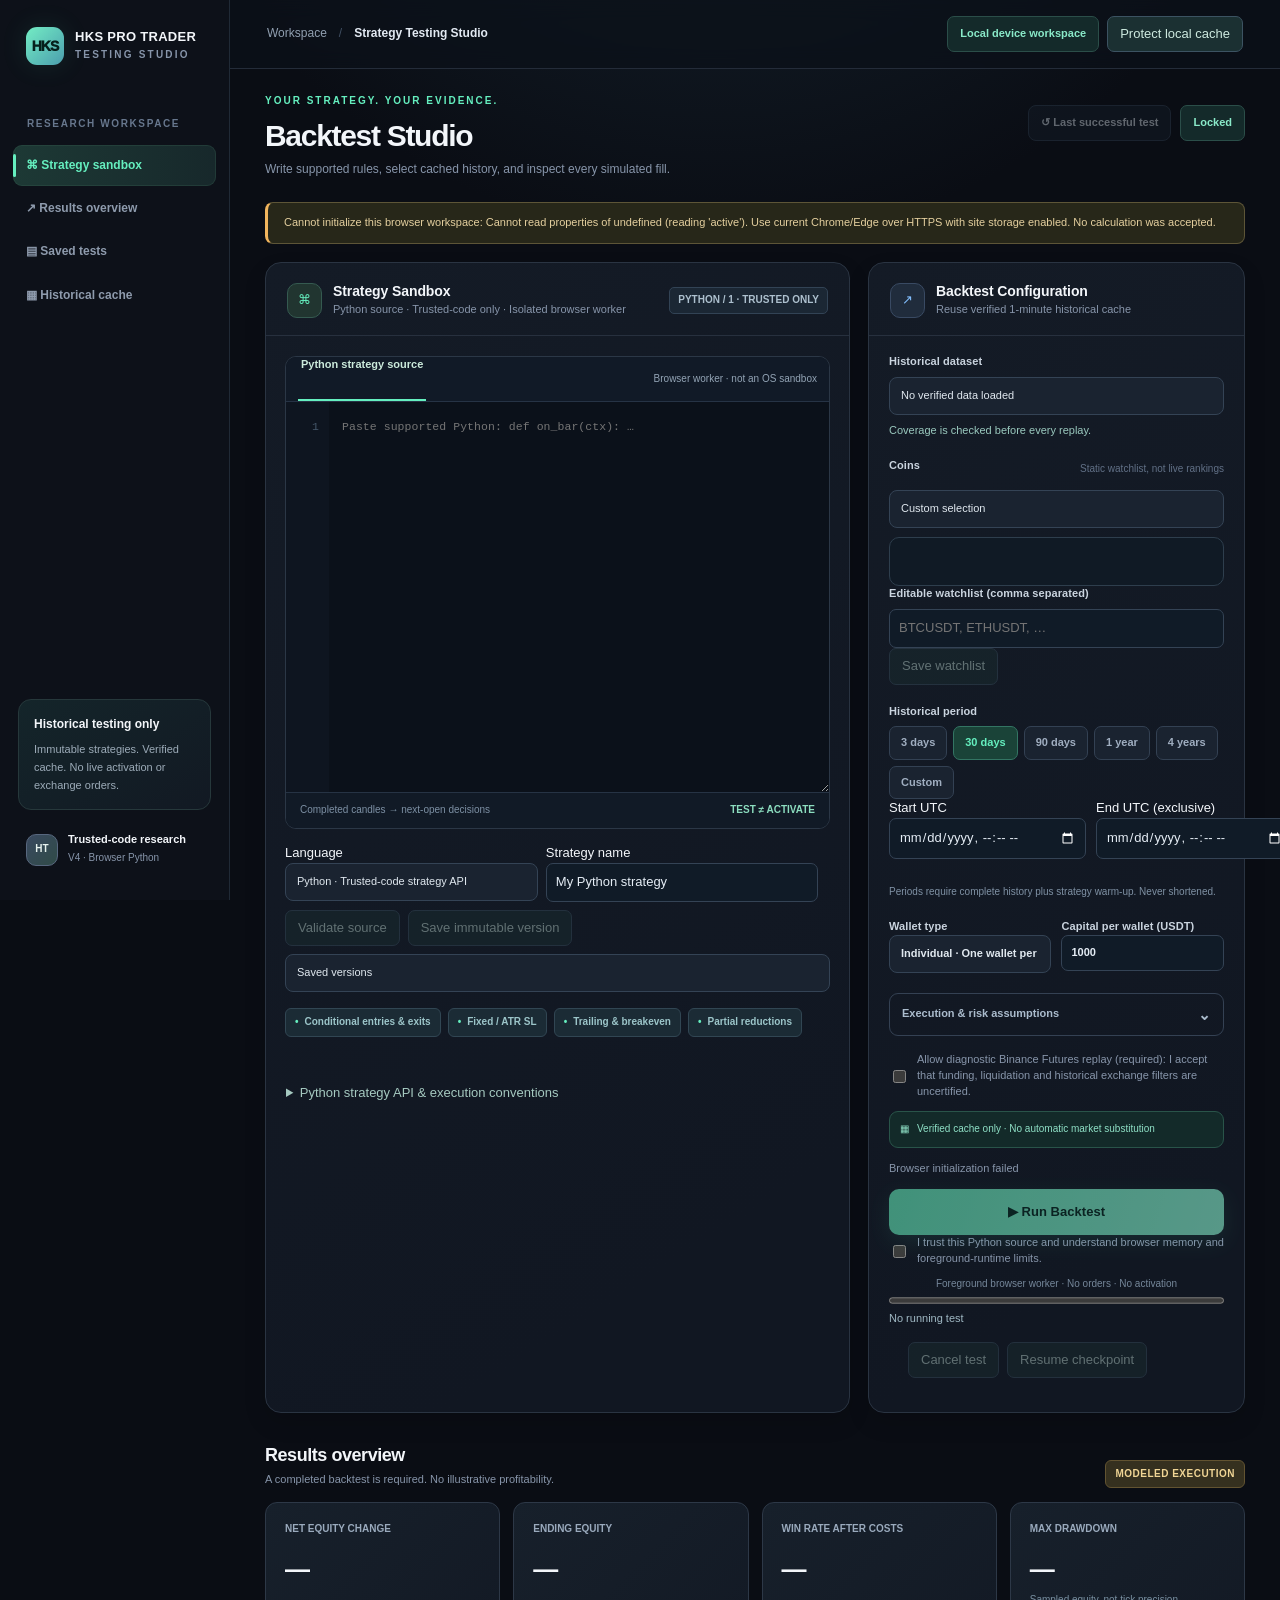
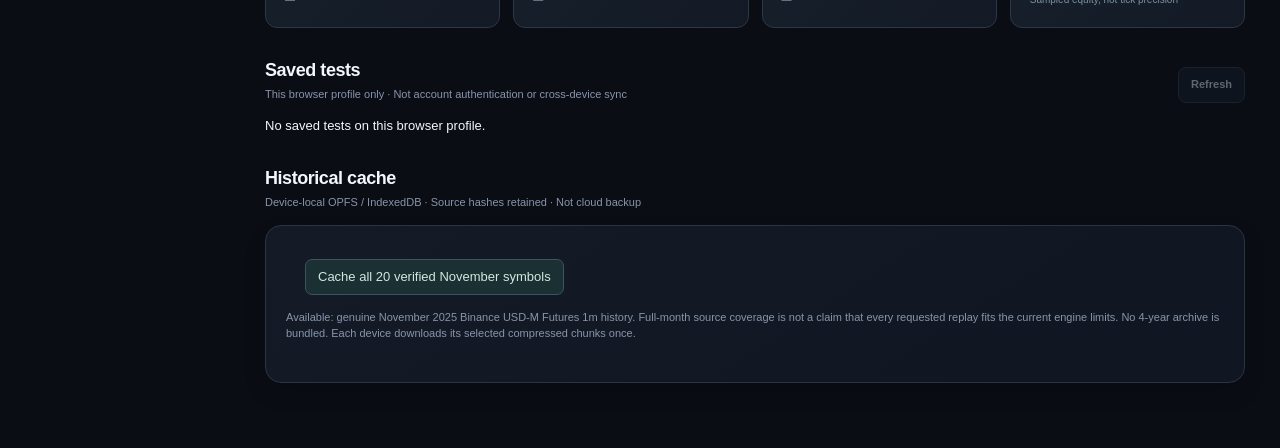
<file: web/index.html>
<!doctype html>
<html lang="en"><head><meta charset="utf-8"><meta name="viewport" content="width=device-width,initial-scale=1"><meta name="theme-color" content="#0a0d14"><title>HKS Pro Trader · Strategy Testing Studio</title><link rel="stylesheet" href="style.css"><script type="module" src="boot.js?sha256=399336bcf2801739ccba415471e2d0243bdf84f7ea278478914855c544f0aac1"></script></head>
<body><div class="app">
<aside class="sidebar"><div class="brand"><div class="brand-mark">HKS</div><div><div class="brand-name">HKS PRO TRADER</div><div class="brand-sub">TESTING STUDIO</div></div></div>
<div class="nav-group">Research workspace</div><nav><a class="nav-link active" href="#workbench">⌘ Strategy sandbox</a><a class="nav-link" href="#results">↗ Results overview</a><a class="nav-link" href="#saved">▤ Saved tests</a><a class="nav-link" href="#cache">▦ Historical cache</a></nav>
<div class="spacer"></div><div class="side-info"><strong>Historical testing only</strong><p>Immutable strategies. Verified cache. No live activation or exchange orders.</p></div><div class="side-bottom"><div class="avatar">HT</div><div><strong>Trusted-code research</strong><small>V4 · Browser Python</small></div></div></aside>
<main class="main"><header class="topbar"><div class="crumb">Workspace <span class="slash">/</span><strong>Strategy Testing Studio</strong></div><div class="auth"><span class="status-pill">Local device workspace</span><button id="persist" type="button">Protect local cache</button></div></header>
<div class="content"><div class="page-heading"><div><div class="eyebrow">Your strategy. Your evidence.</div><h1>Backtest Studio</h1><p>Write supported rules, select cached history, and inspect every simulated fill.</p></div><div class="heading-tools"><button id="restore" class="subtle-button" type="button" disabled>↺ Last successful test</button><span id="connection" class="status-pill">Locked</span></div></div>
<div id="message" class="notice" role="status" aria-live="polite">TRUSTED PYTHON ONLY. Your source, cache and results remain in this browser profile. No server account or cloud sync. Genuine Futures results are diagnostic, with funding and historical exchange filters unverified.</div>
<section id="workbench" class="workspace"><article class="card"><div class="card-top"><div class="card-heading"><div class="square-icon">⌘</div><div><h2>Strategy Sandbox</h2><p>Python source · Trusted-code only · Isolated browser worker</p></div></div><span class="tiny-outline">PYTHON / 1 · TRUSTED ONLY</span></div>
<div class="editor-wrap"><div class="editor-header"><div class="editor-tabs"><span class="editor-tab active">Python strategy source</span></div><span class="card-meta">Browser worker · not an OS sandbox</span></div><div class="code-space"><div id="lineNumbers" class="line-numbers" aria-hidden="true">1</div><textarea id="definition" class="code-entry" spellcheck="false" aria-label="Python strategy editor" placeholder="Paste supported Python: def on_bar(ctx): …"></textarea></div><div class="editor-footer"><span>Completed candles → next-open decisions</span><b>TEST ≠ ACTIVATE</b></div></div>
<div class="action-row"><label>Language<select id="language" class="select"><option value="PYTHON_STRATEGY">Python · Trusted-code strategy API</option></select></label><label>Strategy name<input id="strategyName" class="field" maxlength="80" value="My Python strategy"></label><button id="validate" type="button" disabled>Validate source</button><button id="saveStrategy" type="button" disabled>Save immutable version</button><select id="versions" class="select" aria-label="Saved immutable strategy versions"><option value="">Saved versions</option></select></div>
<div class="feature-chips"><span class="feature-chip">Conditional entries &amp; exits</span><span class="feature-chip">Fixed / ATR SL</span><span class="feature-chip">Trailing &amp; breakeven</span><span class="feature-chip">Partial reductions</span></div>
<div class="card-body"><details><summary>Python strategy API &amp; execution conventions</summary><p>Paste Python defining on_bar(ctx), with WARMUP_BARS = 2…501. Standard-library imports, custom indicators and ctx.state run in a separate opaque-origin WebAssembly worker. Only run code you trust. Browser memory cannot be hard-limited: hostile code can freeze or crash your tab. No server secrets or other users’ files are supplied. JavaScript is not supported.</p><p>Read ctx.history, ctx.close, ctx.position, ctx.account; use ctx.sma(period), ctx.atr(period), or calculate your own indicators. Return ctx.enter("LONG" or "SHORT", stop_fraction=…, stop_distance=…, or stop_price=…, and optional target_fraction/target_distance/target_price). Return ctx.exit() or ctx.manage(stop=…, target=…, reduce_fraction=…) for custom position management. Use Decimal strings/Decimal arithmetic for financial thresholds.</p><p>Optional completed-timeframe context: declare CONTEXT_TIMEFRAMES = {"15m": 50, "1h": 21} and use ctx.candles("15m") / ctx.candles("1h"). Only complete UTC-aligned aggregates of verified 1m data are supplied (2–64 bars each). Pre-window coverage is required; tests are never shortened to warm up. ctx.last_exit supplies the latest symbol-specific close timestamp and fill window, or None. These observations are read-only copies; they cannot change trades.</p><p>All observations are completed candles. Entries, reductions and stop changes execute no earlier than the next open; old protective stops remain active during the trigger candle. Stops cannot loosen. reduce_fraction applies to remaining quantity. Ordinary Spot SHORT is rejected. Saving/testing never activate trading. No server worker, orders or strategy activation. Checkpoints preserve ctx.state, completed histories and serializable global data. User-defined class state, clock/random/OS/JS module state, mutable closures, mutable function defaults, native handles and unpicklable state cannot be safely resumed and are explicitly rejected at a checkpoint. A device may pause background tabs; keep the page visible. Strategy recovery bytes are restored only inside the opaque strategy worker, never the financial interpreter.</p></details></div></article>
<article class="card"><div class="card-top"><div class="card-heading"><div class="square-icon blue">↗</div><div><h2>Backtest Configuration</h2><p>Reuse verified 1-minute historical cache</p></div></div></div><form id="runForm" class="setup-body">
<div class="group"><label class="field-label" for="dataset">Historical dataset</label><select id="dataset" class="select"><option value="">No verified data loaded</option></select><p id="datasetInfo" class="coverage">Coverage is checked before every replay.</p></div>
<div class="group"><div class="group-head"><label class="field-label" for="universe">Coins</label><span class="field-hint">Static watchlist, not live rankings</span></div><select id="universe" class="select"><option value="custom">Custom selection</option><option value="10">First 10 watchlist coins</option><option value="20">All 20 watchlist coins</option></select><div id="coins" class="chips-box coins" aria-label="Selected coins"></div><label class="field-label" for="watchlist">Editable watchlist (comma separated)</label><input id="watchlist" class="field" placeholder="BTCUSDT, ETHUSDT, …"><button id="saveWatchlist" type="button" disabled>Save watchlist</button></div>
<div class="group"><span class="field-label">Historical period</span><div id="periods" class="preset-row"><button class="preset" type="button" data-period="3">3 days</button><button class="preset active" type="button" data-period="30">30 days</button><button class="preset" type="button" data-period="90">90 days</button><button class="preset" type="button" data-period="year">1 year</button><button class="preset" type="button" data-period="four">4 years</button><button class="preset" type="button" data-period="custom">Custom</button></div><div class="form-split"><label>Start UTC<input id="start" type="datetime-local" class="field" step="60" required></label><label>End UTC (exclusive)<input id="end" type="datetime-local" class="field" step="60" required></label></div><p id="coverage" class="field-sub">Periods require complete history plus strategy warm-up. Never shortened.</p></div>
<div class="form-split"><label class="field-label">Wallet type<select id="mode" class="select"><option value="individual">Individual · One wallet per coin</option><option value="shared">Shared · One portfolio</option></select></label><label class="field-label">Capital per wallet (USDT)<input id="capital" class="field" value="1000" required></label></div>
<details class="advanced"><summary>Execution &amp; risk assumptions</summary><div class="adv-inside"><div class="form-split"><label>Fee (basis points / side)<input id="fees" class="field" value="10"></label><label>Adverse slippage (bps / side)<input id="slippage" class="field" value="2"></label><label>Risk fraction<input id="risk" class="field" value="0.01"></label><label>Maximum positions<input id="maxPositions" class="field" value="3" type="number" min="1" max="20"></label><label>Evaluation interval<select id="interval" class="select"><option value="1m">1 minute (finest execution)</option><option value="5m">5 minutes</option><option value="15m">15 minutes</option><option value="1h">1 hour</option></select></label><label>End policy<select id="endPolicy" class="select"><option value="KEEP_OPEN">Mark remaining positions OPEN</option><option value="CLOSE_AT_LAST_CLOSE">Close at final close, with costs</option></select></label></div><p class="small">Fully reserved 1× capital; 25% allocation cap, 5% aggregate planned risk. Coarser evaluation also means coarser execution; no hidden 1m reconstruction.</p></div></details>
<label class="checks small"><input type="checkbox" id="diagnostic" aria-describedby="consentState">Allow diagnostic Binance Futures replay (required): I accept that funding, liquidation and historical exchange filters are uncertified.</label><p id="consentState" class="small" role="status"></p>
<div class="cache-line"><span>▦</span><span id="cacheState">Verified cache only · No automatic market substitution</span></div><p id="runtimeStatus" class="small" role="status">Preparing browser runtime…</p><button id="runButton" class="run-button" disabled>▶ Run Backtest</button><label class="checks small"><input id="trusted" type="checkbox" required>I trust this Python source and understand browser memory and foreground-runtime limits.</label><div class="run-foot">Foreground browser worker · No orders · No activation</div><progress id="jobProgress" max="100" value="0"></progress><div id="jobStage">No running test</div><div class="action-row"><button id="cancel" type="button" disabled>Cancel test</button><button id="retry" type="button" disabled>Resume checkpoint</button></div></form></article></section>
<section id="results"><div class="section-head"><div><h2>Results overview</h2><p id="resultMeta">A completed backtest is required. No illustrative profitability.</p></div><span class="small-tag">MODELED EXECUTION</span></div>
<div class="stats"><div class="stat"><div class="stat-top"><span>NET EQUITY CHANGE</span></div><div id="pnlStat" class="stat-val">—</div><div id="returnStat" class="stat-desc">—</div></div><div class="stat"><div class="stat-top"><span>ENDING EQUITY</span></div><div id="equityStat" class="stat-val">—</div><div id="capitalStat" class="stat-desc">—</div></div><div class="stat"><div class="stat-top"><span>WIN RATE AFTER COSTS</span></div><div id="winStat" class="stat-val">—</div><div id="tradeCount" class="stat-desc">—</div></div><div class="stat"><div class="stat-top"><span>MAX DRAWDOWN</span></div><div id="ddStat" class="stat-val">—</div><div class="stat-desc">Sampled equity, not tick precision</div></div></div>
<div id="result" hidden><div class="results-grid"><article class="card chart-card"><div class="chart-title"><div><h3>Equity curve</h3><p>Sampled observations · Bounded full journal retained locally</p></div><button id="downloadEquity" class="subtle-button">Equity CSV</button></div><div class="chart-wrap"><canvas id="equityChart" aria-label="Computed sampled equity chart" role="img"></canvas></div><div id="chartDates" class="chart-labels"></div></article><article class="card breakdown"><h3>Capital &amp; execution costs</h3><dl id="costMetrics" class="metric-list"></dl><p class="note-meta">Slippage is already included in fill PnL. It is not subtracted twice. Individual totals combine independent wallets and do not describe one shared account.</p></article></div>
<article class="card trades-card"><div class="trades-top"><div><h3>Coin-wise performance</h3><p>Includes zero-trade symbols and rejection counts.</p></div><button id="exportCoins" class="export">Export coins CSV</button></div><div class="table-wrap"><table id="coinResults"></table></div></article>
<article class="card trades-card"><div class="trades-top"><div><h3>Trade journal</h3><p>Immutable financial records · Exit segments include partials</p></div><button id="exportTrades" class="export">Export all trades CSV</button></div><div class="toolbar"><label>Filter symbol<input id="search" class="field" type="search" maxlength="24"></label><span id="pageInfo"></span><button id="previous" type="button">Previous</button><button id="next" type="button">Next</button></div><div class="table-wrap"><table id="trades"></table></div></article>
<article class="card trades-card"><div class="card-body"><details><summary>Open positions, warnings, reconciliation &amp; reproducibility</summary><pre id="metadata"></pre></details></div></article></div></section>
<section id="saved"><div class="section-head"><div><h2>Saved tests</h2><p>This browser profile only · Not account authentication or cross-device sync</p></div><button id="refresh" class="subtle-button" disabled>Refresh</button></div><div id="history" class="history-list">No saved tests on this browser profile.</div></section>
<section id="cache"><div class="section-head"><div><h2>Historical cache</h2><p>Device-local OPFS / IndexedDB · Source hashes retained · Not cloud backup</p></div></div><article class="card"><div class="card-body"><div class="table-wrap"><table id="coverageTable"></table></div><div class="action-row"><button id="cacheAll" type="button">Cache all 20 verified November symbols</button><span id="cacheProgress" role="status"></span></div><p class="small">Available: genuine November 2025 Binance USD-M Futures 1m history. Full-month source coverage is not a claim that every requested replay fits the current engine limits. No 4-year archive is bundled. Each device downloads its selected compressed chunks once.</p><pre id="storageInfo"></pre></div></article></section>
</div></main></div><dialog id="tradeDialog"><h2>Trade detail</h2><pre id="tradeDetail"></pre><button id="closeDetail">Close</button></dialog></body></html>
</file>
<file: web/style.css>
:root{--bg:#0a0d14;--panel:#121722;--panel2:#151c28;--panel3:#1a2330;--line:#26303e;--text:#f3f6fa;--muted:#8795aa;--muted2:#617086;--mint:#65efbf;--mint-dark:#193f38;--cyan:#86caff;--gold:#e8c88a;--red:#ff8d92;--radius:16px;--shadow:0 16px 45px #0005}
    *{box-sizing:border-box}html{scroll-behavior:smooth}body{margin:0;background:radial-gradient(ellipse 85% 60% at 56% -24%,#1b2e3c 0,transparent 60%),var(--bg);color:var(--text);font-family:Inter,ui-sans-serif,-apple-system,BlinkMacSystemFont,'Segoe UI',Arial,sans-serif;font-size:13px;line-height:1.45}button,input,textarea,select{font:inherit}button{cursor:pointer}button:focus-visible,input:focus-visible,textarea:focus-visible,select:focus-visible{outline:2px solid var(--mint);outline-offset:2px}::selection{background:#205d4d;color:white}
    .ico{width:18px;height:18px;stroke:currentColor;fill:none;stroke-width:1.7;stroke-linecap:round;stroke-linejoin:round;display:inline-block;flex-shrink:0}.ico.sm{width:15px;height:15px}.muted{color:var(--muted)}.muted2{color:var(--muted2)}.mono{font-family:'SFMono-Regular',Consolas,'Liberation Mono',monospace}.nowrap{white-space:nowrap}
    .app{display:flex;min-height:100vh}.sidebar{width:230px;background:#0d1119;border-right:1px solid #202a36;display:flex;flex-direction:column;padding:27px 13px 20px;position:sticky;top:0;height:100vh;flex-shrink:0}.brand{display:flex;align-items:center;gap:11px;padding:0 13px 34px}.brand-mark{width:38px;height:38px;border-radius:11px;background:linear-gradient(135deg,#73edc4,#4b9eae);color:#06201c;display:grid;place-items:center;font-size:14px;font-weight:950;letter-spacing:-1px;box-shadow:0 0 28px #5cf6b21a}.brand-name{font-weight:850;letter-spacing:.3px;font-size:13px;line-height:1.2}.brand-sub{font-size:10px;letter-spacing:2.2px;color:var(--muted);margin-top:3px;font-weight:650}.nav-group{font-size:10px;letter-spacing:1.6px;text-transform:uppercase;color:#67778d;padding:18px 14px 11px;font-weight:750}.nav-link{width:100%;display:flex;align-items:center;gap:12px;color:#8e9bad;text-decoration:none;background:transparent;border:none;border-radius:9px;text-align:left;padding:12px 13px;font-size:12px;font-weight:620;position:relative;margin:2px 0}.nav-link:hover{background:#17202b;color:white}.nav-link.active{background:linear-gradient(90deg,#1d3935,#17282b);color:var(--mint);box-shadow:inset 0 0 0 1px #345a4c5f}.nav-link.active:before{content:'';position:absolute;left:0;top:9px;bottom:9px;width:3px;background:var(--mint);border-radius:5px}.nav-count{margin-left:auto;font-size:10px;background:#25343b;padding:1px 6px;border-radius:5px;color:#b4c2ce}.spacer{flex:1}.side-info{border:1px solid #26383b;background:linear-gradient(145deg,#14252a,#121923);padding:15px;border-radius:13px;margin:14px 5px 9px}.live-dot{height:7px;width:7px;background:var(--mint);border-radius:100%;box-shadow:0 0 0 4px #5eeaba1b;display:inline-block;margin-right:5px}.side-info strong{font-size:12px}.side-info p{font-size:11px;color:#9cabb8;margin:8px 0 0;line-height:1.6}.side-bottom{display:flex;align-items:center;gap:10px;padding:13px}.avatar{width:32px;height:32px;background:linear-gradient(135deg,#394960,#304b47);border:1px solid #57677e;border-radius:10px;display:grid;place-items:center;color:#e6f2ee;font-weight:750;font-size:10px}.side-bottom strong{font-size:11px;display:block}.side-bottom small{color:var(--muted);font-size:10px}
    .main{min-width:0;flex:1}.topbar{height:69px;border-bottom:1px solid #242c39;display:flex;align-items:center;justify-content:space-between;padding:0 37px;background:#0c1119ba;backdrop-filter:blur(10px)}.crumb{display:flex;gap:12px;align-items:center;color:#91a0b1;font-size:12px}.crumb strong{color:#e3eaf3;font-weight:660}.crumb .slash{color:#415064}.top-actions{display:flex;align-items:center;gap:14px}.preview-badge{display:flex;align-items:center;gap:6px;padding:6px 10px;background:#35301f;border:1px solid #625331;color:#f0d595;border-radius:6px;font-size:10px;letter-spacing:.4px;font-weight:800}.top-icon{color:#8595a8;display:grid;place-items:center;background:transparent;border:0;padding:6px}.top-icon:hover{color:white}.top-avatar{width:29px;height:29px;border-radius:50%;background:#354050;border:1px solid #546071;display:grid;place-items:center;font-size:10px;font-weight:bold}
    .content{max-width:1580px;margin:0 auto;padding:29px 35px 65px}.page-heading{display:flex;justify-content:space-between;align-items:flex-start;gap:16px;margin-bottom:24px}.eyebrow{font-size:10px;color:var(--mint);font-weight:800;letter-spacing:2px;text-transform:uppercase;margin-bottom:9px}.page-heading h1{font-weight:760;letter-spacing:-1.3px;font-size:30px;line-height:1.18;margin:0 0 8px}.page-heading p{color:var(--muted);font-size:12px;margin:0}.heading-tools{display:flex;gap:9px;align-items:center;padding-top:11px}.subtle-button{display:flex;align-items:center;gap:8px;border:1px solid #304052;background:#151e2a;color:#d6e0e9;border-radius:8px;padding:9px 12px;font-size:11px;font-weight:700;white-space:nowrap}.subtle-button:hover{background:#1d2d3c}.status-pill{display:inline-flex;align-items:center;gap:7px;background:#142a2a;border:1px solid #2b4e49;color:#8aeac9;border-radius:7px;padding:9px 12px;font-size:11px;font-weight:750;white-space:nowrap}
    .workspace{display:grid;grid-template-columns:minmax(0,1.35fr) minmax(300px,.87fr);gap:18px;align-items:stretch}.card{border:1px solid #2a3442;border-radius:var(--radius);background:linear-gradient(147deg,#141b26,#111722 83%);box-shadow:0 10px 22px #0002;min-width:0}.card-top{padding:19px 21px 17px;display:flex;align-items:center;justify-content:space-between;gap:10px;border-bottom:1px solid #27303e}.card-heading{display:flex;align-items:center;gap:11px}.square-icon{height:35px;width:35px;border-radius:10px;background:#213530;border:1px solid #355a50;color:var(--mint);display:grid;place-items:center}.square-icon.blue{color:#83bfff;background:#202c3c;border-color:#394a63}.card-heading h2{font-size:14px;font-weight:750;margin:0 0 2px;letter-spacing:-.1px}.card-heading p{font-size:11px;color:var(--muted);margin:0}.card-meta{font-size:10px;color:#93a4b5;display:flex;align-items:center;gap:7px}.tiny-outline{border:1px solid #324355;padding:5px 8px;border-radius:5px;color:#adc0ce;background:#1b2734;font-size:10px;font-weight:700}
    .editor-wrap{margin:20px 19px 0;background:#0b111a;border:1px solid #2b3746;border-radius:11px;overflow:hidden}.editor-header{height:45px;border-bottom:1px solid #263345;background:#111a27;display:flex;align-items:stretch;justify-content:space-between;padding:0 12px}.editor-tabs{display:flex;align-items:stretch;gap:17px}.editor-tab{color:#8a9bae;border:0;background:none;font-size:11px;padding:0 3px;position:relative;font-weight:650}.editor-tab.active{color:#ccebdc}.editor-tab.active:after{content:'';position:absolute;bottom:0;left:0;right:0;height:2px;background:var(--mint)}.editor-controls{display:flex;align-items:center;gap:10px;color:#7c8ea2}.editor-controls span{font-size:10px}.code-space{position:relative;display:flex;min-height:328px;overflow:hidden}.line-numbers{padding:15px 10px 15px 14px;color:#45576a;background:#0e1520;line-height:20px;font:11.5px/20px 'SFMono-Regular',Consolas,monospace;text-align:right;user-select:none;min-width:43px;white-space:pre;flex-shrink:0}.code-entry{margin:0;padding:15px 16px 15px 13px;width:100%;min-width:0;height:328px;background:#0b111a;color:#bfe0db;border:0;outline:0!important;resize:vertical;font:11.5px/20px 'SFMono-Regular',Consolas,monospace;white-space:pre;tab-size:4;caret-color:#87eac8;letter-spacing:.05px}.code-entry::selection{background:#17483f}.editor-footer{padding:10px 14px;display:flex;justify-content:space-between;background:#111a26;border-top:1px solid #263344;color:#7d90a4;font-size:10px}.editor-footer b{color:#8cddbf;font-weight:700}.feature-chips{display:flex;gap:7px;flex-wrap:wrap;margin:16px 19px 15px}.feature-chip{padding:6px 9px;border:1px solid #314653;border-radius:6px;color:#9cc5c9;background:#1b2b35;font-size:10px;display:flex;align-items:center;gap:6px;font-weight:600}.feature-chip:before{content:'✓';color:var(--mint)}.editor-note{border-top:1px solid #25313c;color:#8898a8;padding:13px 20px 16px;font-size:10.5px;display:flex;align-items:flex-start;gap:8px;line-height:1.5}.editor-note .ico{margin-top:1px;color:#a9b8ca}
    .setup-body{padding:18px 20px 19px}.group{margin-bottom:19px}.group-head{display:flex;justify-content:space-between;align-items:center;margin-bottom:9px}.field-label{display:block;color:#cad4df;font-size:11px;font-weight:730;letter-spacing:.08px}.field-hint{color:var(--muted2);font-size:10px}.preset-row{display:flex;gap:6px;flex-wrap:wrap}.preset{padding:8px 11px;border:1px solid #334153;background:#1a2330;color:#a0aec0;border-radius:7px;font-size:11px;font-weight:720;white-space:nowrap}.preset:hover{border-color:#527068;color:#e6fff1}.preset.active{background:#1a4338;border-color:#337563;color:var(--mint)}.select{width:100%;background:#1a2330;border:1px solid #344355;border-radius:8px;color:#e0e8ef;padding:10px 11px;font-size:11px;appearance:none;background-image:url("data:image/svg+xml,%3Csvg xmlns='http://www.w3.org/2000/svg' width='16' height='16' viewBox='0 0 24 24' fill='none' stroke='%238fa5b7' stroke-width='2'%3E%3Cpath d='m6 9 6 6 6-6'/%3E%3C/svg%3E");background-repeat:no-repeat;background-position:right 12px center}.chips-box{padding:11px;border:1px solid #2e3e4d;border-radius:10px;background:#101a25;margin-top:9px;display:flex;gap:6px;flex-wrap:wrap;min-height:49px}.coin{background:#23313d;color:#c3d0dd;border:1px solid #354555;padding:5px 7px;font-size:10px;border-radius:6px;font-weight:730}.coin.selected{background:#1a4039;border-color:#336f5e;color:#9cf2cf}.coin:hover{border-color:#85cfb8}.show-coins{background:transparent;border:0;color:var(--mint);padding:7px 0;font-size:10px;font-weight:700}.field-sub{color:#7f91a4;font-size:10px;padding-top:7px}.wallet-options{display:grid;grid-template-columns:1fr 1fr;gap:8px}.wallet-choice{padding:12px;border:1px solid #354254;border-radius:9px;background:#1a2330;color:#d2dce5;text-align:left}.wallet-choice.active{background:#17352f;border-color:#459780;box-shadow:inset 0 0 0 1px #45978024}.wallet-choice-title{display:flex;gap:8px;align-items:center;font-weight:730;font-size:11px}.radio-dot{display:inline-grid;place-items:center;height:13px;width:13px;border:1px solid #76899c;border-radius:50%}.wallet-choice.active .radio-dot{border-color:var(--mint)}.wallet-choice.active .radio-dot:after{content:'';height:5px;width:5px;background:var(--mint);border-radius:50%}.wallet-choice small{font-size:10px;color:#8193a6;display:block;margin:7px 0 0 21px;line-height:1.4}.form-split{display:grid;grid-template-columns:1fr 1fr;gap:10px}.input-wrap{background:#1a2330;border:1px solid #354355;border-radius:8px;display:flex;align-items:center;padding:0 10px}.input-wrap span{color:#7f91a3}.input-wrap input{width:100%;min-width:0;background:none;border:0;color:#e5edf5;padding:10px 7px;outline:0;font-size:11px}.input-wrap input::-webkit-inner-spin-button{-webkit-appearance:none}.custom-range{display:none;gap:8px;margin-top:10px;grid-template-columns:1fr 1fr}.custom-range.visible{display:grid}.date-input{min-width:0;width:100%;background:#1a2330;border:1px solid #354355;border-radius:8px;color:#c9d8e6;padding:8px 5px;font-size:10px;color-scheme:dark}.advanced{border:1px solid #344153;border-radius:9px;margin-bottom:16px;overflow:hidden}.advanced summary{cursor:pointer;list-style:none;display:flex;justify-content:space-between;align-items:center;padding:10px 12px;font-weight:700;font-size:11px;color:#abbccd}.advanced summary::-webkit-details-marker{display:none}.advanced summary:after{content:'⌄';font-size:15px}.advanced[open] summary:after{content:'⌃'}.advanced .adv-inside{padding:0 12px 12px}.advanced .group{margin-bottom:0}.cache-line{display:flex;align-items:center;gap:8px;background:#132a29;border:1px solid #295449;border-radius:9px;padding:10px;margin-bottom:13px;color:#8fe0c6;font-size:10px}.cache-line strong{color:#b7f1de;font-size:10px}.cache-line .ico{width:16px}.cache-line .right{margin-left:auto}.run-button{width:100%;border:0;border-radius:10px;color:#072b22;background:linear-gradient(107deg,#63eab9,#8bf5d2);display:flex;align-items:center;justify-content:center;gap:10px;padding:14px 13px;font-size:13px;letter-spacing:.03px;font-weight:850;box-shadow:0 7px 22px #52e4b92b}.run-button:hover{filter:brightness(1.07);transform:translateY(-1px)}.run-button:disabled{opacity:.58;cursor:wait;transform:none}.run-foot{text-align:center;color:#75879a;font-size:10px;margin-top:10px}.run-feedback{margin:11px 0 0;color:#b5d2df;background:#1c2a38;border:1px solid #375268;border-radius:8px;padding:9px 10px;font-size:10px;display:none}.run-feedback.visible{display:block}
    .section-head{display:flex;align-items:flex-end;justify-content:space-between;gap:12px;margin:29px 0 14px}.section-head h2{font-size:18px;letter-spacing:-.45px;margin:0 0 4px;font-weight:760}.section-head p{color:var(--muted);font-size:11px;margin:0}.small-tag{font-size:10px;font-weight:800;letter-spacing:.5px;color:#f0d595;border:1px solid #625331;background:#35301f;border-radius:6px;padding:6px 9px}.stats{display:grid;grid-template-columns:repeat(4,minmax(0,1fr));gap:13px}.stat{padding:19px;background:linear-gradient(135deg,#17202b,#131a25);border:1px solid #2d3847;border-radius:12px;min-width:0;overflow:hidden}.stat-top{display:flex;align-items:center;justify-content:space-between;gap:8px}.stat-top span{font-size:10px;font-weight:720;color:#9aaabd}.stat-top .ico{color:#637d8c;width:15px}.stat-val{font-size:25px;letter-spacing:-.9px;font-weight:820;margin:14px 0 6px;white-space:nowrap}.stat-val.green{color:var(--mint)}.stat-desc{font-size:10px;color:#7990a1}.stat-desc em{font-style:normal;color:var(--mint);font-weight:750}
    .results-grid{display:grid;grid-template-columns:minmax(0,1.7fr) minmax(260px,.8fr);gap:16px;margin-top:16px}.chart-card{padding:18px 20px 12px;overflow:hidden}.chart-title{display:flex;justify-content:space-between;align-items:flex-start;gap:12px}.chart-title h3,.breakdown h3{font-size:13px;margin:0 0 3px;font-weight:760}.chart-title p,.breakdown p{font-size:10px;color:#8090a3;margin:0}.chart-pills{display:flex;gap:5px}.chart-toggle{font-size:10px;border:1px solid #324254;background:#192430;color:#94a9ba;padding:6px 9px;border-radius:6px}.chart-toggle.active{background:#24443b;border-color:#376a59;color:#9bedcd}.chart-wrap{height:213px;width:100%;position:relative;margin-top:14px}.chart-wrap svg{width:100%;height:100%;overflow:visible}.chart-labels{display:flex;justify-content:space-between;color:#75889b;font-size:10px;margin:-4px 4px 3px 35px}.breakdown{padding:18px 19px}.breakdown-row{margin-top:23px}.breakdown-head{display:flex;justify-content:space-between;gap:10px;font-size:11px;color:#9cabbc}.breakdown-head strong{color:#d7e5e7}.track{background:#2c3645;border-radius:10px;height:7px;margin-top:9px;overflow:hidden}.fill{height:100%;border-radius:10px;background:linear-gradient(90deg,#5fd9b5,#8df3cc)}.fill.alt{background:linear-gradient(90deg,#7696b9,#9fcdf5)}.fill.gold{background:linear-gradient(90deg,#9b865c,#e6c88c)}.divider{border:0;border-top:1px solid #273342;margin:19px 0 0}.note-meta{color:#8294a5;font-size:10px;line-height:1.6;margin-top:15px}
    .trades-card{margin-top:16px;overflow:hidden}.trades-top{display:flex;align-items:center;justify-content:space-between;padding:17px 20px;border-bottom:1px solid #2a3543}.trades-top h3{font-size:13px;margin:0 0 3px}.trades-top p{font-size:10px;color:#8393a6;margin:0}.export{border:1px solid #3c4b5c;color:#cbdce5;background:#1e2b38;border-radius:8px;padding:8px 11px;font-size:10px;font-weight:750;display:flex;gap:7px;align-items:center}.export:hover{border-color:#5d7c8a}.table-wrap{width:100%;overflow:auto}table{width:100%;border-collapse:collapse;text-align:left;min-width:640px}th{color:#8193a8;font-size:10px;font-weight:730;background:#151e2b;padding:12px 20px;white-space:nowrap}td{border-top:1px solid #23303f;padding:14px 20px;color:#bccbd8;font-size:11px;white-space:nowrap}tbody tr:hover{background:#1a2632}.coin-cell{color:#e6edf6;font-weight:800}.long{color:#6de6bc;background:#1d3c34;border-radius:5px;padding:4px 7px;font-size:10px;font-weight:730}.short{color:#eda6a7;background:#41282f;border-radius:5px;padding:4px 7px;font-size:10px;font-weight:730}.profit{color:#7beaC3;font-weight:740}.loss{color:#ff9e9d;font-weight:740}.footer{display:flex;gap:16px;justify-content:space-between;color:#657789;font-size:10px;margin-top:25px}.toast{position:fixed;z-index:10;bottom:25px;right:25px;padding:12px 17px;background:#203b34;border:1px solid #477963;box-shadow:0 13px 40px #0008;color:#b9f9de;border-radius:10px;font-weight:650;display:none}.toast.visible{display:block}
    @media(max-width:1200px){.sidebar{width:205px}.content{padding:26px 23px 60px}.topbar{padding:0 24px}.workspace{grid-template-columns:minmax(0,1.16fr) minmax(290px,.9fr)}.stats{gap:9px}.stat{padding:15px}.stat-val{font-size:21px}}@media(max-width:1000px){.sidebar{width:72px;padding:22px 9px}.brand{padding:0 7px 30px}.brand-name,.brand-sub,.nav-group,.nav-link .nav-text,.nav-count,.side-info,.side-bottom .who{display:none}.nav-link{justify-content:center;padding:13px}.side-bottom{padding:12px 8px}.content{padding:24px 22px 55px}}@media(max-width:780px){.workspace,.results-grid{grid-template-columns:1fr}.stats{grid-template-columns:repeat(2,minmax(0,1fr))}.page-heading{align-items:flex-start}.heading-tools{flex-wrap:wrap;justify-content:flex-end}.topbar{height:62px}}@media(max-width:580px){.sidebar{display:none}.topbar{padding:0 17px}.top-actions{gap:6px}.crumb{font-size:11px}.content{padding:24px 15px 43px}.page-heading{display:block}.page-heading h1{font-size:26px}.heading-tools{justify-content:flex-start;padding-top:18px}.stats{gap:9px}.stat-val{font-size:22px}.card-top{padding:15px}.editor-wrap{margin:14px 12px 0}.feature-chips{margin:12px}.editor-note{padding:13px}.setup-body{padding:16px}.code-entry{height:300px;font-size:10.5px}.code-space{min-height:300px}.line-numbers{font-size:10px}.footer{display:block;line-height:1.7}}
    @media(prefers-reduced-motion:reduce){*{scroll-behavior:auto!important;transition:none!important}}
  
/* Functional studio extensions; no remote fonts/assets. */
[hidden]{display:none!important}.sidebar a{display:block}.sidebar{z-index:2}.nav-link{text-decoration:none}.topbar{height:auto;min-height:69px;gap:12px;flex-wrap:wrap;padding-block:12px}.auth{display:flex;gap:8px;align-items:center;flex-wrap:wrap}.auth input{max-width:220px}.auth button,button:not([class]){border:1px solid #3c5362;border-radius:7px;padding:8px 12px;color:#cde9df;background:#1b3032}.auth input,input,select,textarea{color-scheme:dark}.auth input,.field{background:#101b27;border:1px solid #344355;border-radius:7px;color:#e5edf5;padding:9px;width:100%;min-width:0}.auth input{width:200px}.content{padding-top:25px}label{display:block}.code-entry{height:390px;min-height:280px}.select{background-image:none}.group label{margin-bottom:7px}.wallet-options select{width:100%}.action-row{display:flex;flex-wrap:wrap;gap:8px;margin:15px 19px}.notice{padding:12px 16px;background:#272719;border:1px solid #5d5537;border-radius:8px;color:#e5d09f;font-size:11px;margin-bottom:18px}.feedback{white-space:pre-wrap;overflow-wrap:anywhere}.error{color:#ff9b9b}.success{color:#8aeac9}.table-wrap{max-height:460px}.section-head{scroll-margin-top:12px}.data-table{min-width:680px}.empty{padding:30px;text-align:center;color:#8795aa}.chart-wrap canvas{width:100%;height:210px}.metric-list{display:grid;grid-template-columns:1fr 1fr;gap:14px}.metric-list dt{color:#8795aa;font-size:11px}.metric-list dd{margin:5px 0;font-size:16px}.toolbar{display:flex;align-items:center;flex-wrap:wrap;gap:8px;padding:14px 20px}.toolbar input{width:160px}.toolbar button:disabled,button:disabled{opacity:.45;cursor:not-allowed}pre{white-space:pre-wrap;overflow-wrap:anywhere;font-size:11px;max-height:350px;overflow:auto}details{margin:14px 0}summary{cursor:pointer;color:#a5c9c0}progress{width:100%;accent-color:#65efbf}dialog{background:#131d28;color:#e5edf5;border:1px solid #3a5363;border-radius:14px;max-width:min(820px,94vw);width:820px}dialog::backdrop{background:#000b}.coins button{margin:2px}.card-body{padding:18px 20px}.row{display:flex;gap:10px;flex-wrap:wrap}.row>*{flex:1;min-width:140px}a{color:#8aeac9}.view-only{color:#e8c88a}.topbar .status-pill{max-width:100%;overflow-wrap:anywhere}.history-list button{display:block;width:100%;text-align:left;margin-bottom:8px}.stats{margin-bottom:16px}.small{font-size:11px;color:#8795aa}input[type=checkbox]{width:auto}.checks{display:flex;gap:8px;align-items:center}.coverage{font-size:11px;margin-top:8px;color:#9ac9be}.note-meta{overflow-wrap:anywhere}.form-split{margin-bottom:12px}#message{white-space:pre-wrap;overflow-wrap:anywhere}#jobStage{font-size:11px;color:#a0b9c4}#coins button{touch-action:manipulation}.card-heading h2{line-height:1.3}.results-grid{align-items:start}.chart-labels{margin-top:8px}th,td{padding:12px 14px}.profit{color:#65efbf}.loss{color:#ff8d92}.run-button{margin-top:12px}.field-label{margin-bottom:6px}.select{width:100%}.feature-chip:before{content:'•'}
@media(max-width:1100px){.workspace{grid-template-columns:1fr 1fr}.sidebar{width:190px}.content{padding:24px 20px}.topbar{padding:14px 20px}.results-grid{grid-template-columns:1fr}.heading-tools{flex-wrap:wrap}}
@media(max-width:850px){.app{display:block}.sidebar{width:100%;height:auto;position:relative;padding:14px;display:block}.brand{padding:0 8px 12px}.sidebar nav{display:flex;overflow:auto;gap:4px}.nav-link{width:auto;white-space:nowrap;padding:9px 12px}.side-info,.side-bottom,.nav-group,.spacer{display:none}.workspace{grid-template-columns:1fr}.content{padding:20px 14px}.topbar{padding:12px 14px}.page-heading{flex-direction:column}.heading-tools{padding-top:0}.stats{grid-template-columns:1fr 1fr}.stat-val{font-size:23px}.results-grid{grid-template-columns:1fr}.top-actions{width:100%}.auth{width:100%}.auth input{flex:1;max-width:none}.form-split{gap:8px}.card-top{padding:16px}.code-entry{font-size:12px}.field,.select{font-size:14px}.page-heading h1{font-size:28px}}
@media(max-width:420px){.stat{padding:13px}.stat-val{font-size:21px}.topbar .crumb{display:none}.form-split{grid-template-columns:1fr}.card-meta{display:none}.content{padding-inline:10px}.card-body,.setup-body{padding:14px}.editor-wrap{margin-inline:12px}.code-entry{padding:12px}.line-numbers{display:none}}

/* Browser integration: preserve premium geometry and contain long hashes. */
html,body{max-width:100%;overflow-x:hidden}.main,.content,.card,.workspace,.setup-body{min-width:0}.notice,pre,.coverage,.history-list,.note-meta{overflow-wrap:anywhere;word-break:break-word}pre{white-space:pre-wrap;max-width:100%}.history-list button{text-align:left}.auth{flex-wrap:wrap}.checks input{flex-shrink:0}button:disabled{cursor:not-allowed;opacity:.42}.coin.selected{border-color:#74edc1;background:#17372f;color:#b7f8de}.notice{border-left:3px solid #f2b55d}progress{width:100%;accent-color:#74edc1}.small.error{color:#fda8ab}@media(max-width:700px){.auth .status-pill{display:none}.form-split{grid-template-columns:1fr}.heading-tools{flex-wrap:wrap}.action-row{flex-wrap:wrap}.code-entry{font-size:12px}.topbar{padding:12px}.main{width:100%}}
</file>
